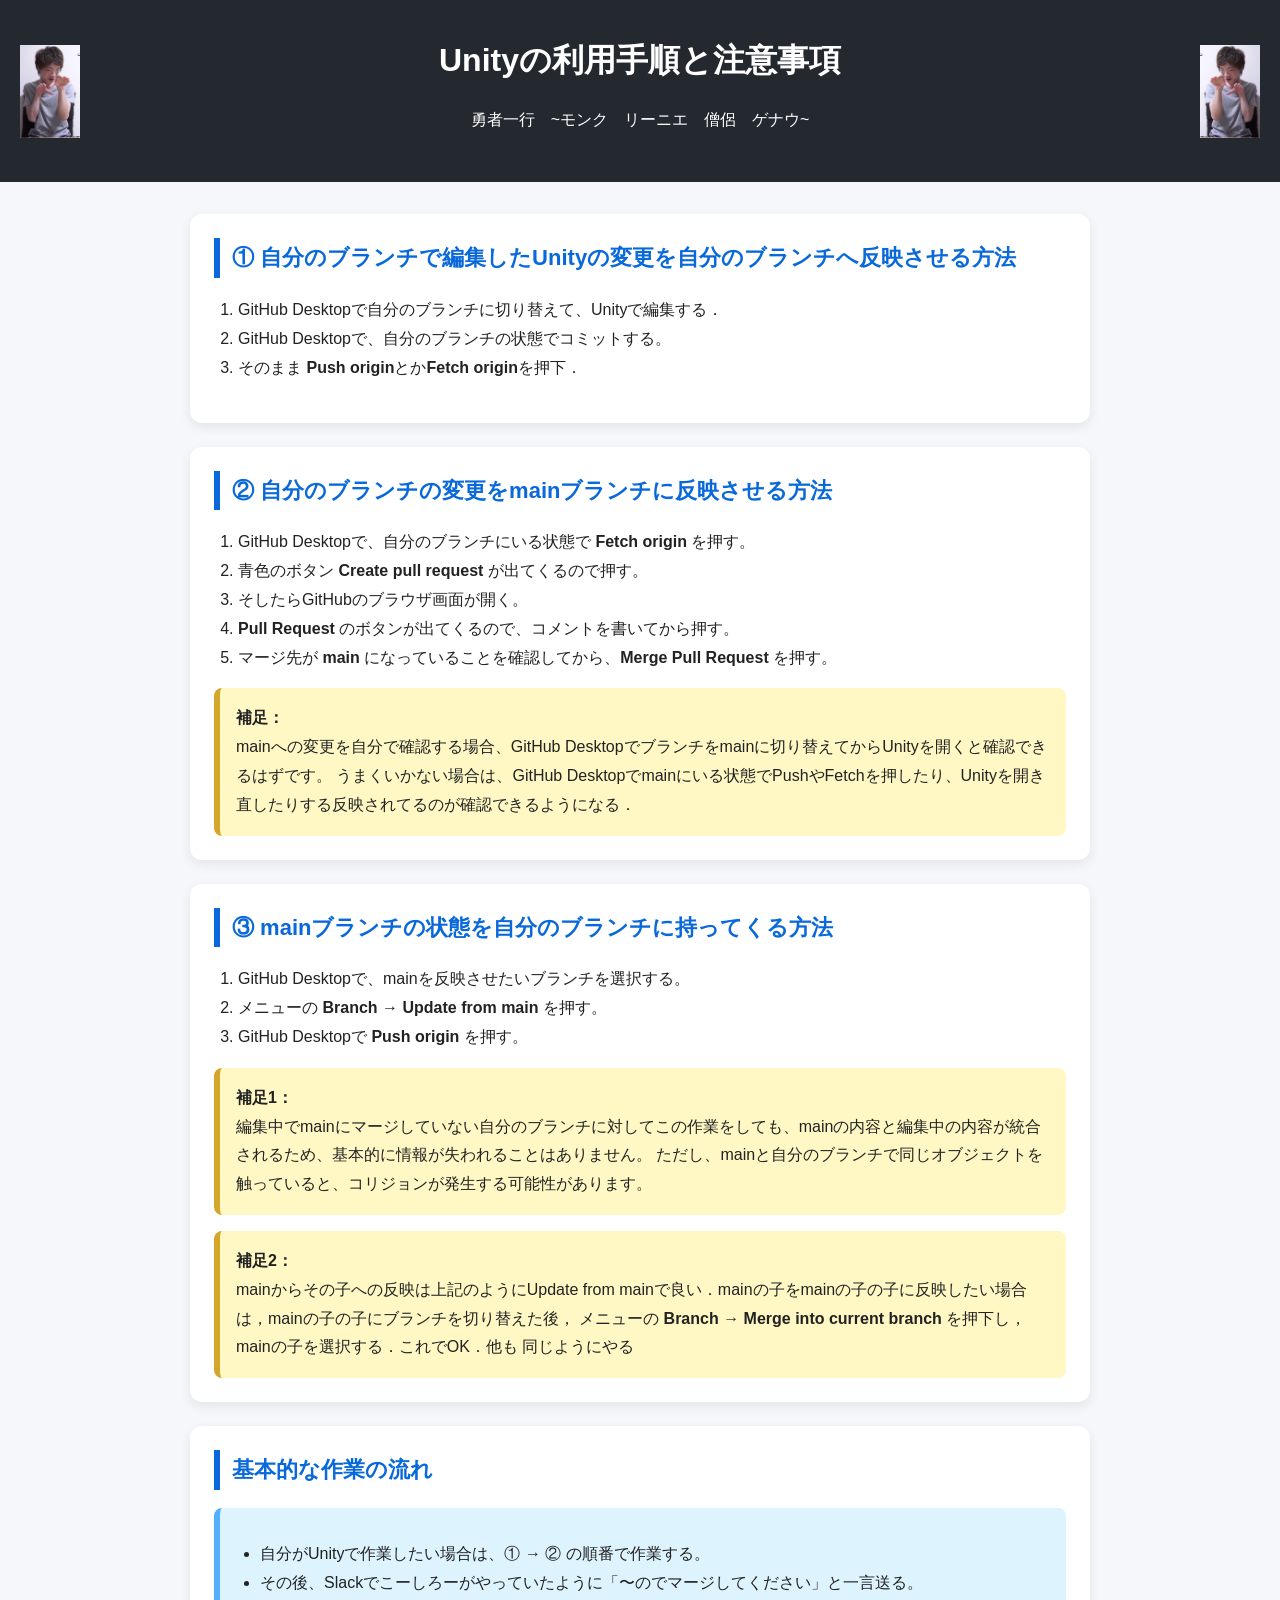
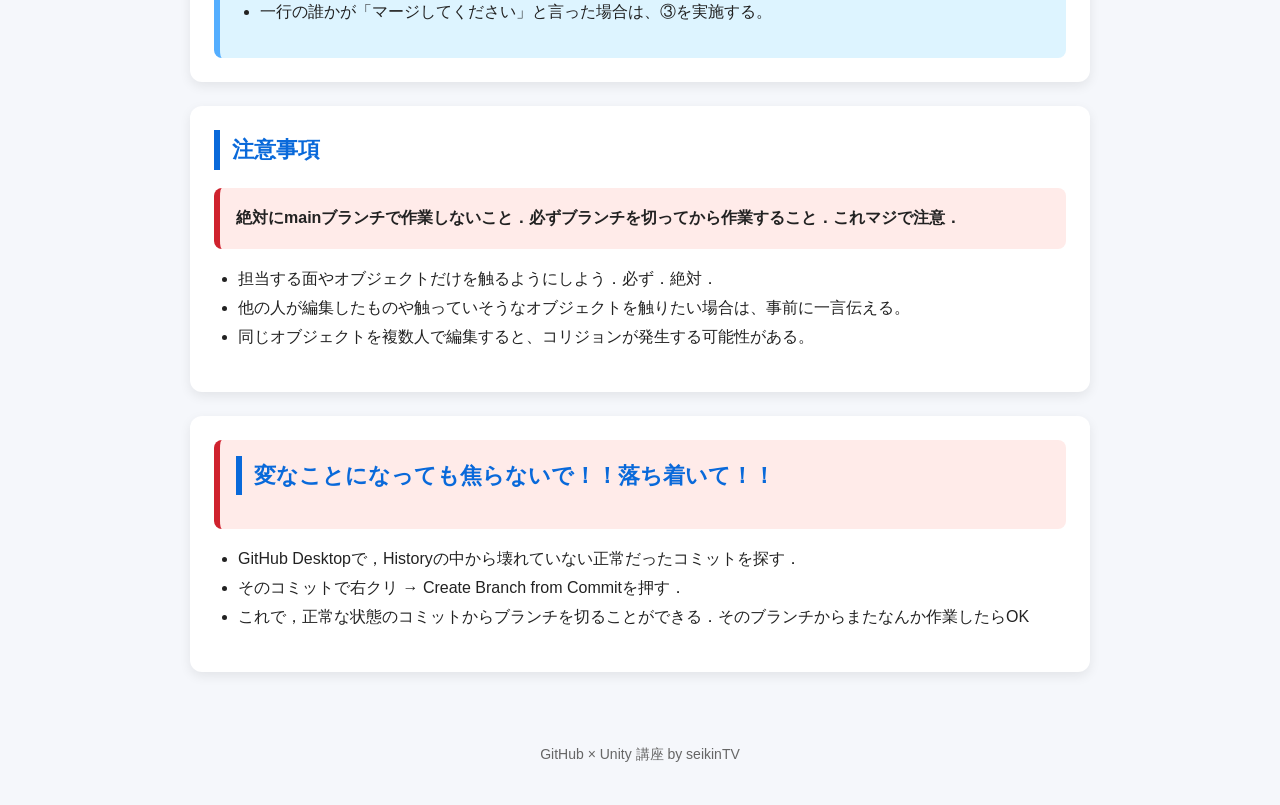
<file: index.html>
<!DOCTYPE html>
<html lang="ja">
<head>
  <link rel="stylesheet" href="index.css">
  <meta charset="UTF-8" />
  <meta name="viewport" content="width=device-width, initial-scale=1.0" />
  <title>勇者一行　GitHub × Unity 講座</title>
  <style>
    body {
      margin: 0;
      font-family: "Hiragino Kaku Gothic ProN", "Yu Gothic", sans-serif;
      line-height: 1.8;
      background: #f5f7fb;
      color: #222;
    }

    header {
      background: #24292f;
      color: white;
      padding: 32px 20px;
      text-align: center;
    }

    header h1 {
      margin: 0;
      font-size: 32px;
    }

    main {
      max-width: 900px;
      margin: 32px auto;
      padding: 0 20px;
    }

    section {
      background: white;
      margin-bottom: 24px;
      padding: 24px;
      border-radius: 12px;
      box-shadow: 0 4px 12px rgba(0, 0, 0, 0.08);
    }

    h2 {
      margin-top: 0;
      padding-left: 12px;
      border-left: 6px solid #0969da;
      color: #0969da;
      font-size: 22px;
    }

    ol, ul {
      padding-left: 24px;
    }

    .note {
      background: #fff8c5;
      border-left: 6px solid #d4a72c;
      padding: 16px;
      border-radius: 8px;
      margin-top: 16px;
    }

    .flow {
      background: #ddf4ff;
      border-left: 6px solid #54aeff;
      padding: 16px;
      border-radius: 8px;
    }

    .warning {
      background: #ffebe9;
      border-left: 6px solid #cf222e;
      padding: 16px;
      border-radius: 8px;
      font-weight: bold;
    }

    footer {
      text-align: center;
      color: #666;
      padding: 24px;
      font-size: 14px;
    }
  </style>
</head>
<body>
  <header>
  <div class="header-inner">
    <img src="left.png" class="header-img left" />
    
    <div class="header-text">
      <h1>Unityの利用手順と注意事項</h1>
      <p>勇者一行　~モンク　リーニエ　僧侶　ゲナウ~</p>
    </div>

    <img src="right.png" class="header-img right" />
  </div>
</header>

  <main>
    <section>
      <h2>① 自分のブランチで編集したUnityの変更を自分のブランチへ反映させる方法</h2>
      <ol>
        <li>GitHub Desktopで自分のブランチに切り替えて、Unityで編集する．</li>
        <li>GitHub Desktopで、自分のブランチの状態でコミットする。</li>
        <li>そのまま <strong>Push origin</strong>とか<strong>Fetch origin</strong>を押下．</li>
      </ol>
    </section>

    <section>
      <h2>② 自分のブランチの変更をmainブランチに反映させる方法</h2>
      <ol>
        <li>GitHub Desktopで、自分のブランチにいる状態で <strong>Fetch origin</strong> を押す。</li>
        <li>青色のボタン <strong>Create pull request</strong> が出てくるので押す。</li>
        <li>そしたらGitHubのブラウザ画面が開く。</li>
        <li><strong>Pull Request</strong> のボタンが出てくるので、コメントを書いてから押す。</li>
        <li>マージ先が <strong>main</strong> になっていることを確認してから、<strong>Merge Pull Request</strong> を押す。</li>
      </ol>

      <div class="note">
        <strong>補足：</strong><br />
        mainへの変更を自分で確認する場合、GitHub Desktopでブランチをmainに切り替えてからUnityを開くと確認できるはずです。
        うまくいかない場合は、GitHub Desktopでmainにいる状態でPushやFetchを押したり、Unityを開き直したりする反映されてるのが確認できるようになる．
      </div>
    </section>

    <section>
      <h2>③ mainブランチの状態を自分のブランチに持ってくる方法</h2>
      <ol>
        <li>GitHub Desktopで、mainを反映させたいブランチを選択する。</li>
        <li>メニューの <strong>Branch</strong> → <strong>Update from main</strong> を押す。</li>
        <li>GitHub Desktopで <strong>Push origin</strong> を押す。</li>
      </ol>

      <div class="note">
        <strong>補足1：</strong><br />
        編集中でmainにマージしていない自分のブランチに対してこの作業をしても、mainの内容と編集中の内容が統合されるため、基本的に情報が失われることはありません。
        ただし、mainと自分のブランチで同じオブジェクトを触っていると、コリジョンが発生する可能性があります。
      </div>

      <div class="note">
        <strong>補足2：</strong><br />
        mainからその子への反映は上記のようにUpdate from mainで良い．mainの子をmainの子の子に反映したい場合は，mainの子の子にブランチを切り替えた後，
        メニューの <strong>Branch</strong> → <strong>Merge into current branch</strong> を押下し，mainの子を選択する．これでOK．他も
        同じようにやる
      </div>
    </section>

    <section>
      <h2>基本的な作業の流れ</h2>
      <div class="flow">
        <ul>
          <li>自分がUnityで作業したい場合は、① → ② の順番で作業する。</li>
          <li>その後、Slackでこーしろーがやっていたように「〜のでマージしてください」と一言送る。</li>
          <li>一行の誰かが「マージしてください」と言った場合は、③を実施する。</li>
        </ul>
      </div>
    </section>

    <section>
      <h2>注意事項</h2>
      <div class="warning">
        絶対にmainブランチで作業しないこと．必ずブランチを切ってから作業すること．これマジで注意．
      </div>
      <ul>
        <li>担当する面やオブジェクトだけを触るようにしよう．必ず．絶対．</li>
        <li>他の人が編集したものや触っていそうなオブジェクトを触りたい場合は、事前に一言伝える。</li>
        <li>同じオブジェクトを複数人で編集すると、コリジョンが発生する可能性がある。</li>
      </ul>
    </section>

    <section>
      <div class="warning">
      <h2>変なことになっても焦らないで！！落ち着いて！！</h2>
        </div>
        <ul>
          <li>GitHub Desktopで，Historyの中から壊れていない正常だったコミットを探す．</li>
          <li>そのコミットで右クリ → Create Branch from Commitを押す．</li>
          <li>これで，正常な状態のコミットからブランチを切ることができる．そのブランチからまたなんか作業したらOK</li>
        </ul>
    </section>
  </main>

  <footer>
    <p>GitHub × Unity 講座 by seikinTV</p>
  </footer>
</body>
</html>
</file>
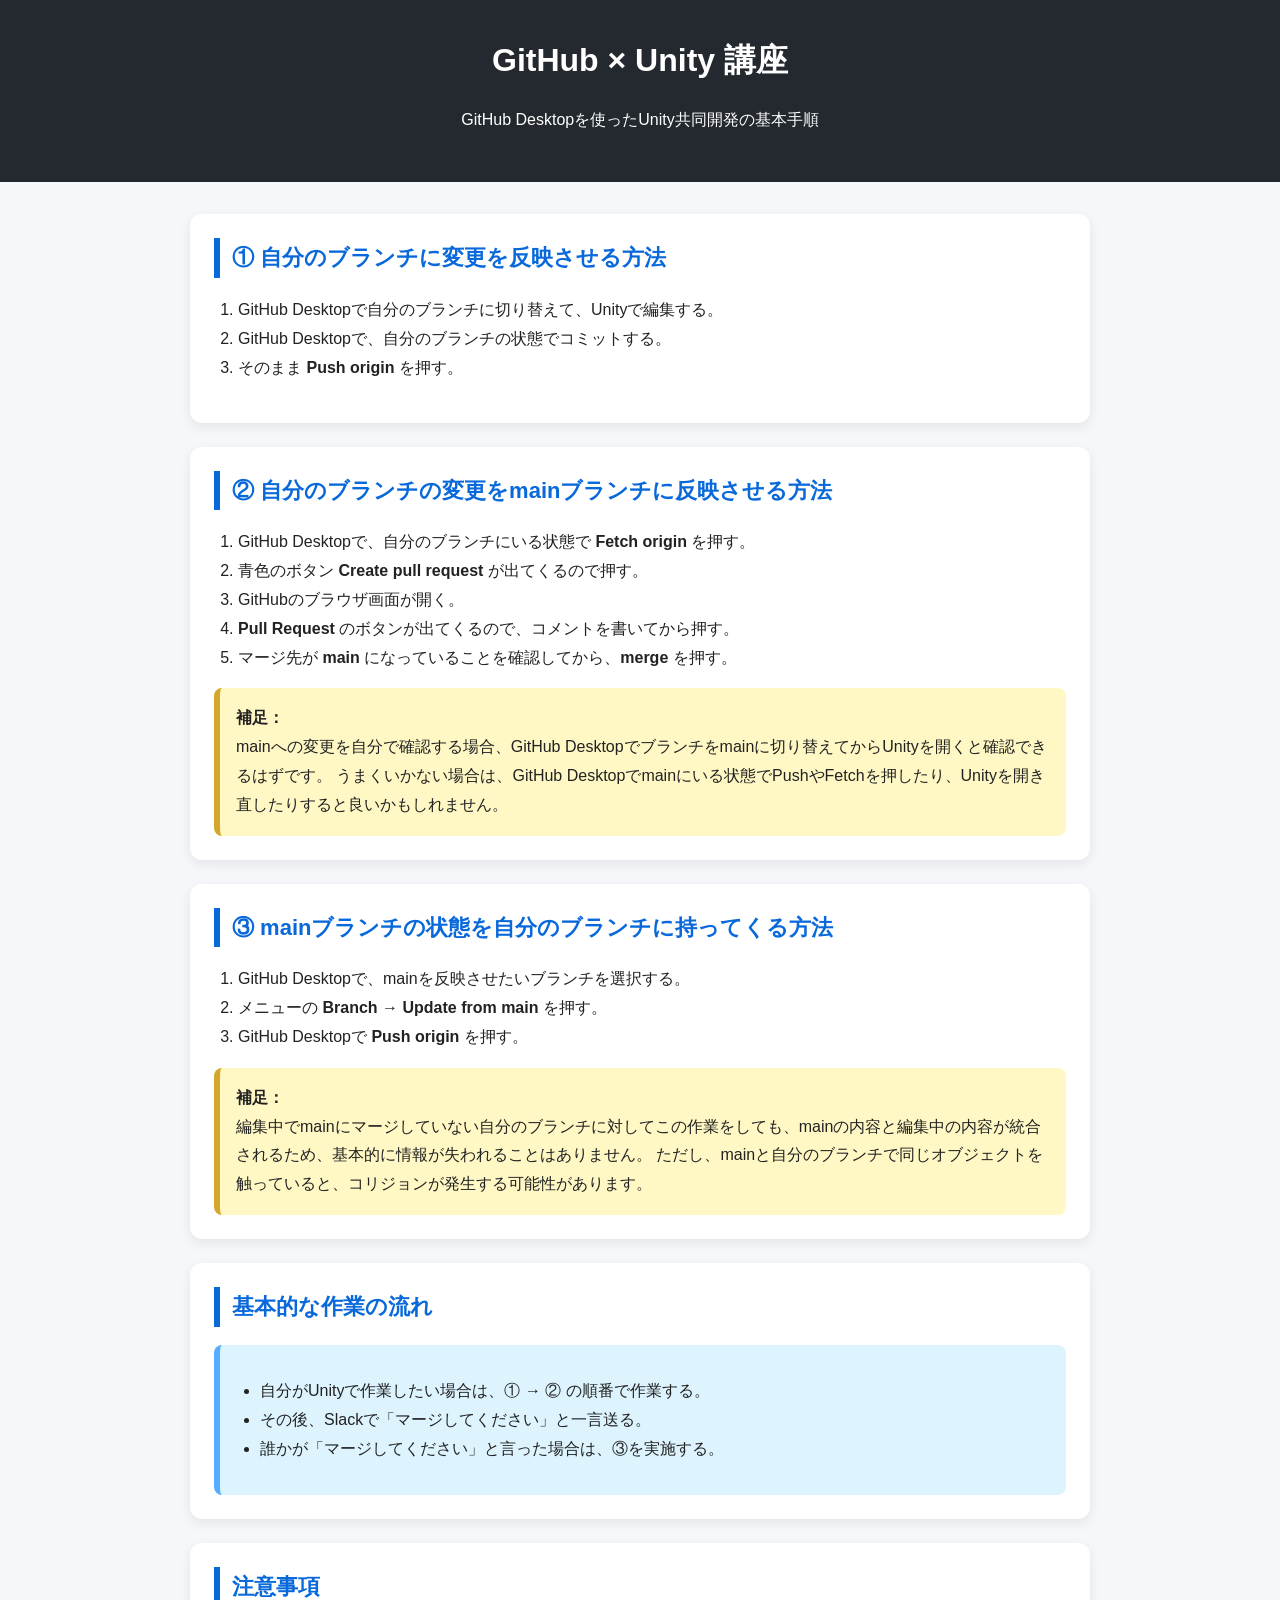
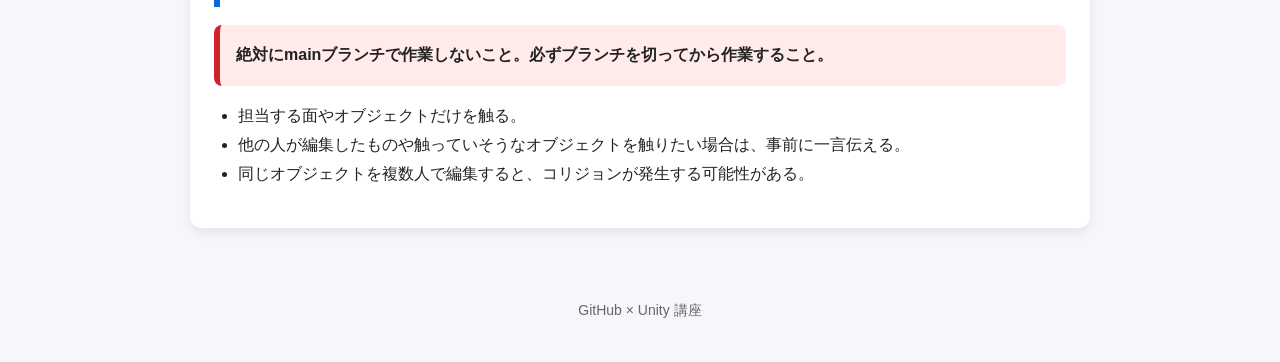
<file: index2.html>
<!DOCTYPE html>
<html lang="ja">
<head>
  <meta charset="UTF-8" />
  <meta name="viewport" content="width=device-width, initial-scale=1.0" />
  <title>GitHub × Unity 講座</title>
  <style>
    body {
      margin: 0;
      font-family: "Hiragino Kaku Gothic ProN", "Yu Gothic", sans-serif;
      line-height: 1.8;
      background: #f5f7fb;
      color: #222;
    }

    header {
      background: #24292f;
      color: white;
      padding: 32px 20px;
      text-align: center;
    }

    header h1 {
      margin: 0;
      font-size: 32px;
    }

    main {
      max-width: 900px;
      margin: 32px auto;
      padding: 0 20px;
    }

    section {
      background: white;
      margin-bottom: 24px;
      padding: 24px;
      border-radius: 12px;
      box-shadow: 0 4px 12px rgba(0, 0, 0, 0.08);
    }

    h2 {
      margin-top: 0;
      padding-left: 12px;
      border-left: 6px solid #0969da;
      color: #0969da;
      font-size: 22px;
    }

    ol, ul {
      padding-left: 24px;
    }

    .note {
      background: #fff8c5;
      border-left: 6px solid #d4a72c;
      padding: 16px;
      border-radius: 8px;
      margin-top: 16px;
    }

    .flow {
      background: #ddf4ff;
      border-left: 6px solid #54aeff;
      padding: 16px;
      border-radius: 8px;
    }

    .warning {
      background: #ffebe9;
      border-left: 6px solid #cf222e;
      padding: 16px;
      border-radius: 8px;
      font-weight: bold;
    }

    footer {
      text-align: center;
      color: #666;
      padding: 24px;
      font-size: 14px;
    }
  </style>
</head>
<body>
  <header>
    <h1>GitHub × Unity 講座</h1>
    <p>GitHub Desktopを使ったUnity共同開発の基本手順</p>
  </header>

  <main>
    <section>
      <h2>① 自分のブランチに変更を反映させる方法</h2>
      <ol>
        <li>GitHub Desktopで自分のブランチに切り替えて、Unityで編集する。</li>
        <li>GitHub Desktopで、自分のブランチの状態でコミットする。</li>
        <li>そのまま <strong>Push origin</strong> を押す。</li>
      </ol>
    </section>

    <section>
      <h2>② 自分のブランチの変更をmainブランチに反映させる方法</h2>
      <ol>
        <li>GitHub Desktopで、自分のブランチにいる状態で <strong>Fetch origin</strong> を押す。</li>
        <li>青色のボタン <strong>Create pull request</strong> が出てくるので押す。</li>
        <li>GitHubのブラウザ画面が開く。</li>
        <li><strong>Pull Request</strong> のボタンが出てくるので、コメントを書いてから押す。</li>
        <li>マージ先が <strong>main</strong> になっていることを確認してから、<strong>merge</strong> を押す。</li>
      </ol>

      <div class="note">
        <strong>補足：</strong><br />
        mainへの変更を自分で確認する場合、GitHub Desktopでブランチをmainに切り替えてからUnityを開くと確認できるはずです。
        うまくいかない場合は、GitHub Desktopでmainにいる状態でPushやFetchを押したり、Unityを開き直したりすると良いかもしれません。
      </div>
    </section>

    <section>
      <h2>③ mainブランチの状態を自分のブランチに持ってくる方法</h2>
      <ol>
        <li>GitHub Desktopで、mainを反映させたいブランチを選択する。</li>
        <li>メニューの <strong>Branch</strong> → <strong>Update from main</strong> を押す。</li>
        <li>GitHub Desktopで <strong>Push origin</strong> を押す。</li>
      </ol>

      <div class="note">
        <strong>補足：</strong><br />
        編集中でmainにマージしていない自分のブランチに対してこの作業をしても、mainの内容と編集中の内容が統合されるため、基本的に情報が失われることはありません。
        ただし、mainと自分のブランチで同じオブジェクトを触っていると、コリジョンが発生する可能性があります。
      </div>
    </section>

    <section>
      <h2>基本的な作業の流れ</h2>
      <div class="flow">
        <ul>
          <li>自分がUnityで作業したい場合は、① → ② の順番で作業する。</li>
          <li>その後、Slackで「マージしてください」と一言送る。</li>
          <li>誰かが「マージしてください」と言った場合は、③を実施する。</li>
        </ul>
      </div>
    </section>

    <section>
      <h2>注意事項</h2>
      <div class="warning">
        絶対にmainブランチで作業しないこと。必ずブランチを切ってから作業すること。
      </div>
      <ul>
        <li>担当する面やオブジェクトだけを触る。</li>
        <li>他の人が編集したものや触っていそうなオブジェクトを触りたい場合は、事前に一言伝える。</li>
        <li>同じオブジェクトを複数人で編集すると、コリジョンが発生する可能性がある。</li>
      </ul>
    </section>
  </main>

  <footer>
    <p>GitHub × Unity 講座</p>
  </footer>
</body>
</html>
</file>
<file: index.css>
.header-inner {
  display: flex;
  align-items: center;
  justify-content: space-between;
}

.header-text {
  text-align: center;
  flex: 1;
}

.header-img {
  width: 60px;  /* 好きなサイズに調整OK */
  height: auto;
}
</file>
